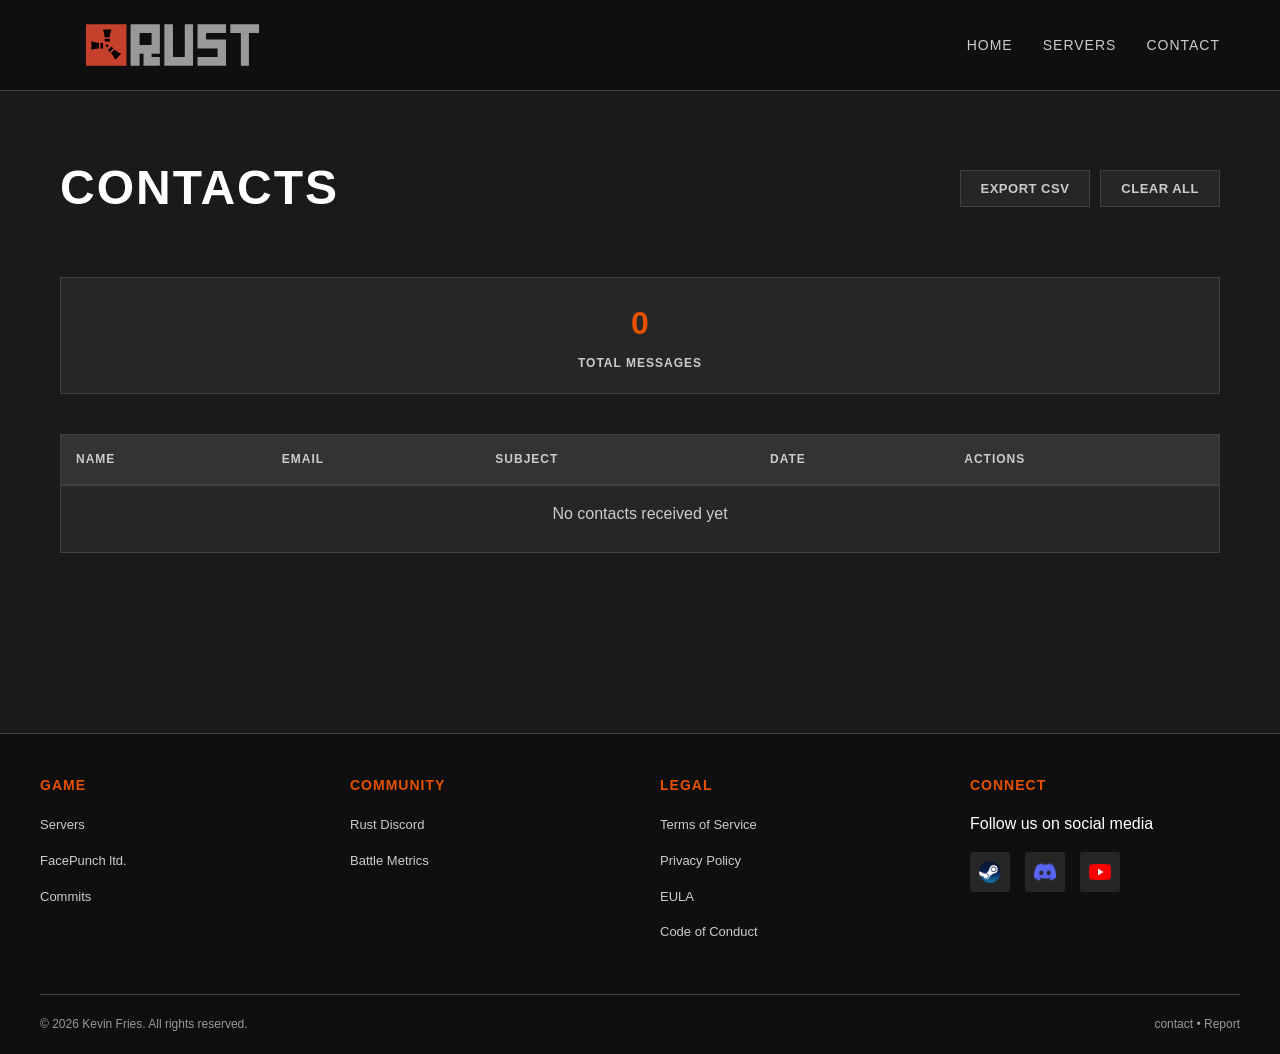
<file: admin.html>
<!DOCTYPE html>
<html lang="en">
<head>
  <meta charset="UTF-8">
  <link rel="icon" type="image/svg+xml" href="RS-SITE/favicon.svg">
  <meta name="viewport" content="width=device-width, initial-scale=1.0">
  <title>Admin - Contacts</title>
  <link rel="stylesheet" href="assets/css/main.css">
  <link rel="stylesheet" href="assets/css/navbar.css">
  <link rel="stylesheet" href="assets/css/admin.css">
  <link rel="stylesheet" href="assets/css/footer.css">
</head>
<body>
  <nav>
    <div class="nav-container">
      <a href="index.html" class="nav-logo">RUST</a>
      <div class="hamburger">
        <div class="hamburger-line"></div>
        <div class="hamburger-line"></div>
        <div class="hamburger-line"></div>
      </div>
      <ul class="nav-links">
        <li><a href="index.html">Home</a></li>
        <li><a href="servers.html">Servers</a></li>
        <li><a href="contact.html">Contact</a></li>
      </ul>
    </div>
  </nav>

  <main>
    <section class="section">
      <div class="container">
        <div class="admin-header">
          <h1>Contacts</h1>
          <div class="admin-actions">
            <button class="btn-export">Export CSV</button>
            <button class="btn-clear">Clear All</button>
          </div>
        </div>

        <div class="admin-stats">
          <div class="admin-stat">
            <div class="admin-stat-value">0</div>
            <div class="admin-stat-label">Total Messages</div>
          </div>
        </div>

        <table class="contacts-table">
          <thead>
            <tr>
              <th>Name</th>
              <th>Email</th>
              <th>Subject</th>
              <th>Date</th>
              <th>Actions</th>
            </tr>
          </thead>
          <tbody>
            <tr>
              <td colspan="5" class="no-contacts"><p>No contacts received yet</p></td>
            </tr>
          </tbody>
        </table>
      </div>
    </section>
  </main>

  <div class="modal">
    <div class="modal-content">
      <div class="modal-header">
        <h2>Contact Details</h2>
        <button class="btn-close">×</button>
      </div>

      <div class="modal-field" data-field="name">
        <label class="modal-label">Name</label>
        <div class="modal-value"></div>
      </div>

      <div class="modal-field" data-field="email">
        <label class="modal-label">Email</label>
        <div class="modal-value"></div>
      </div>

      <div class="modal-field" data-field="subject">
        <label class="modal-label">Subject</label>
        <div class="modal-value"></div>
      </div>

      <div class="modal-field" data-field="message">
        <label class="modal-label">Message</label>
        <div class="modal-value"></div>
      </div>

      <div class="modal-field" data-field="date">
        <label class="modal-label">Received</label>
        <div class="modal-value"></div>
      </div>
    </div>
  </div>

  <footer>
    <div class="footer-container">
      <div class="footer-content">
        <div class="footer-section">
          <h3>Game</h3>
          <ul>
            <li><a href="servers.html">Servers</a></li>
            <li><a href="https://facepunch.com/" target="_blank">FacePunch ltd.</a></li>
            <li><a href="https://commits.facepunch.com/" target="_blank">Commits</a></li>
          </ul>
        </div>
        <div class="footer-section">
          <h3>Community</h3>
          <ul>
            <li><a href="https://discord.gg/rust" target="_blank">Rust Discord</a></li>
            <li><a href="https://www.battlemetrics.com/" target="_blank">Battle Metrics</a></li>
          </ul>
        </div>
        <div class="footer-section">
        <h3>Legal</h3>
        <ul>
            <li><a href="#" class="legal-link" data-type="tos">Terms of Service</a></li>
            <li><a href="#" class="legal-link" data-type="privacy">Privacy Policy</a></li>
            <li><a href="#" class="legal-link" data-type="eula">EULA</a></li>
            <li><a href="#" class="legal-link" data-type="code">Code of Conduct</a></li>
        </ul>
        </div>
        <div class="footer-section">
          <h3>Connect</h3>
          <p>Follow us on social media</p>
            <div class="footer-socials">
            <a href="https://steamcommunity.com/profiles/76561199487961907/" class="footer-social-link" title="Steam" target="_blank" rel="noopener noreferrer">
                <img src="assets/images/steam.png" alt="Steam">
            </a>
            <a href="https://discord.gg/kZVKH8CjVq" class="footer-social-link" title="Discord" target="_blank" rel="noopener noreferrer">
                <img src="assets/images/discord.png" alt="Discord">
            </a>
            <a href="https://www.youtube.com/@Lizardrust" class="footer-social-link" title="YouTube" target="_blank" rel="noopener noreferrer">
                <img src="assets/images/youtube.png" alt="YouTube">
            </a>
            </div>
        </div>
      </div>
      <div class="footer-bottom">
        <span>&copy; 2026 Kevin Fries. All rights reserved.</span>
        <div>
          <a href="/contact.html">contact</a> • <a href="/contact.html">Report</a>
        </div>
      </div>
    </div>
  </footer>

  <script src="assets/js/navbar.js"></script>
  <script src="assets/js/admin.js"></script>
</body>
</html>
</file>
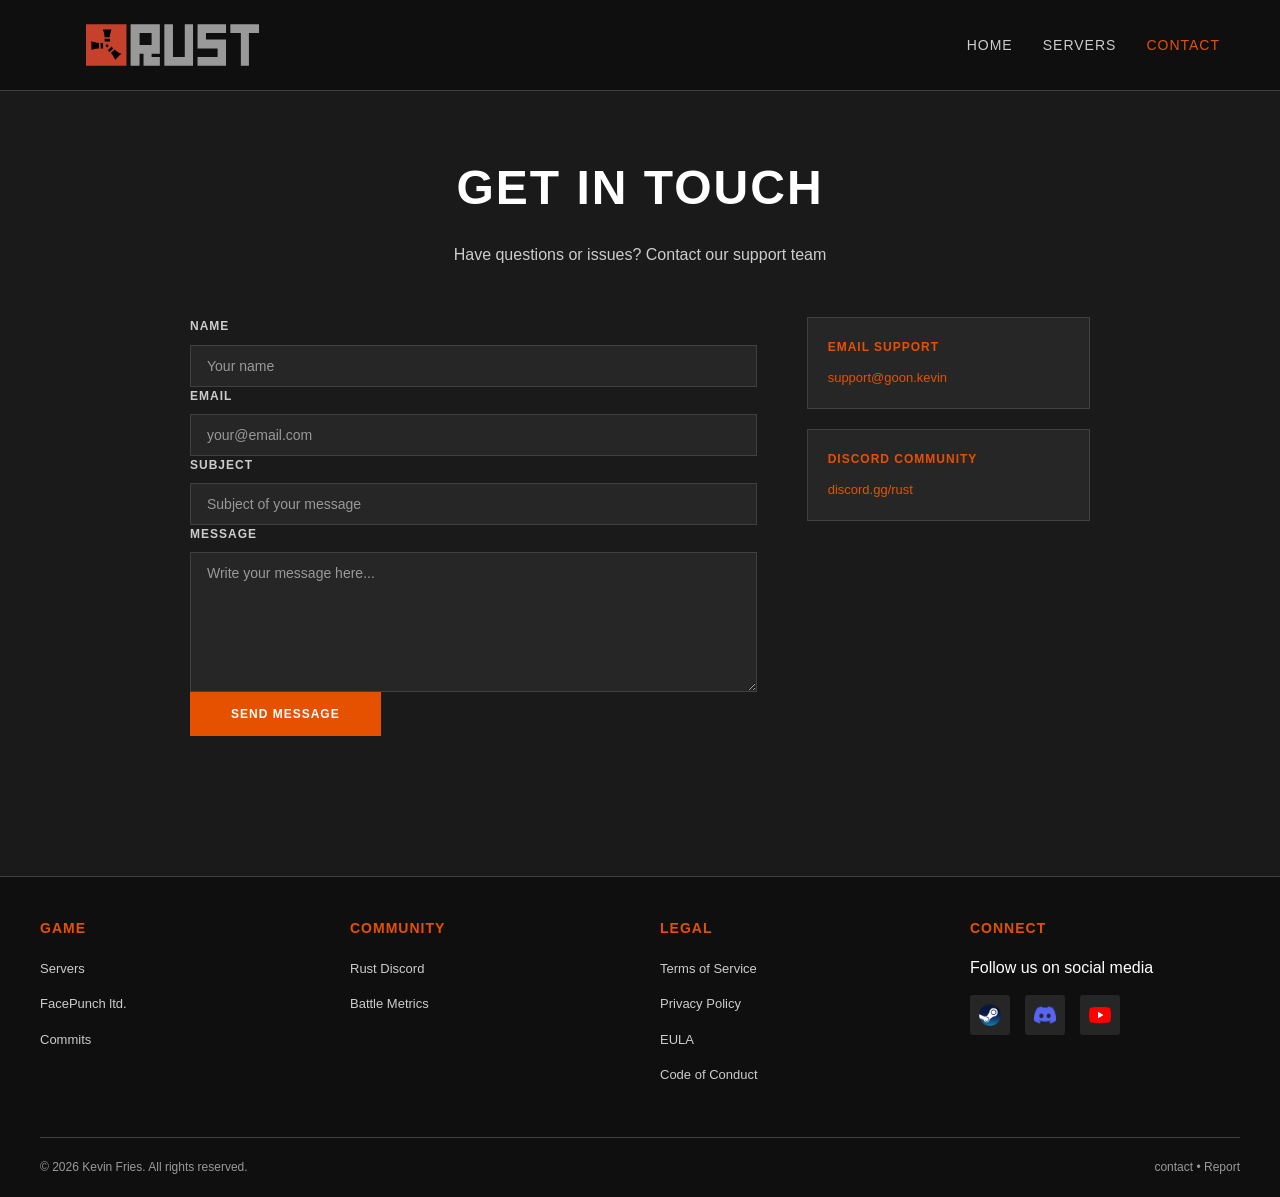
<file: contact.html>
<!DOCTYPE html>
<html lang="en">
<head>
  <meta charset="UTF-8">
  <link rel="icon" type="image/svg+xml" href="RS-SITE/favicon.svg">
  <meta name="viewport" content="width=device-width, initial-scale=1.0">
  <title>Contact - RUST</title>
  <link rel="stylesheet" href="assets/css/main.css">
  <link rel="stylesheet" href="assets/css/navbar.css">
  <link rel="stylesheet" href="assets/css/contact.css">
  <link rel="stylesheet" href="assets/css/footer.css">
</head>
<body>
  <nav>
    <div class="nav-container">
      <a href="index.html" class="nav-logo">RUST</a>
      <div class="hamburger">
        <div class="hamburger-line"></div>
        <div class="hamburger-line"></div>
        <div class="hamburger-line"></div>
      </div>
      <ul class="nav-links">
        <li><a href="index.html">Home</a></li>
        <li><a href="servers.html">Servers</a></li>
        <li><a href="contact.html">Contact</a></li>
      </ul>
    </div>
  </nav>

  <main>
    <section class="section">
      <div class="container">
        <div class="contact-header">
          <h1>Get in Touch</h1>
          <p>Have questions or issues? Contact our support team</p>
        </div>

        <div class="contact-container">
          <div>
            <div class="form-message"></div>
            <form>
              <div class="form-group" data-field="name">
                <label for="name">Name</label>
                <input type="text" id="name" name="name" placeholder="Your name">
                <span class="form-error">Name must be at least 2 characters</span>
              </div>

              <div class="form-group" data-field="email">
                <label for="email">Email</label>
                <input type="email" id="email" name="email" placeholder="your@email.com">
                <span class="form-error">Please enter a valid email address</span>
              </div>

              <div class="form-group" data-field="subject">
                <label for="subject">Subject</label>
                <input type="text" id="subject" name="subject" placeholder="Subject of your message">
                <span class="form-error">Subject must be at least 5 characters</span>
              </div>

              <div class="form-group" data-field="message">
                <label for="message">Message</label>
                <textarea id="message" name="message" placeholder="Write your message here..."></textarea>
                <span class="form-error">Message must be at least 10 characters</span>
              </div>

              <div class="form-submit">
                <button type="submit" class="btn-submit">Send Message</button>
              </div>
            </form>
          </div>

          <div class="contact-info">
            <div class="contact-methods">
              <div class="contact-method">
                <div class="contact-method-title">Email Support</div>
                <p><a href="mailto:support@rust.game">support@goon.kevin</a></p>
              </div>
              <div class="contact-method">
                <div class="contact-method-title">Discord Community</div>
                <p><a href="https://discord.gg/rust">discord.gg/rust</a></p>
              </div>
            </div>
          </div>
        </div>
      </div>
    </section>
  </main>

  <footer>
    <div class="footer-container">
      <div class="footer-content">
        <div class="footer-section">
          <h3>Game</h3>
          <ul>
            <li><a href="servers.html">Servers</a></li>
            <li><a href="https://facepunch.com/" target="_blank">FacePunch ltd.</a></li>
            <li><a href="https://commits.facepunch.com/" target="_blank">Commits</a></li>
          </ul>
        </div>
        <div class="footer-section">
          <h3>Community</h3>
          <ul>
            <li><a href="https://discord.gg/rust" target="_blank">Rust Discord</a></li>
            <li><a href="https://www.battlemetrics.com/" target="_blank">Battle Metrics</a></li>
          </ul>
        </div>
        <div class="footer-section">
        <h3>Legal</h3>
        <ul>
            <li><a href="#" class="legal-link" data-type="tos">Terms of Service</a></li>
            <li><a href="#" class="legal-link" data-type="privacy">Privacy Policy</a></li>
            <li><a href="#" class="legal-link" data-type="eula">EULA</a></li>
            <li><a href="#" class="legal-link" data-type="code">Code of Conduct</a></li>
        </ul>
        </div>
        <div class="footer-section">
          <h3>Connect</h3>
          <p>Follow us on social media</p>
            <div class="footer-socials">
            <a href="https://steamcommunity.com/profiles/76561199487961907/" class="footer-social-link" title="Steam" target="_blank" rel="noopener noreferrer">
                <img src="assets/images/steam.png" alt="Steam">
            </a>
            <a href="https://discord.gg/kZVKH8CjVq" class="footer-social-link" title="Discord" target="_blank" rel="noopener noreferrer">
                <img src="assets/images/discord.png" alt="Discord">
            </a>
            <a href="https://www.youtube.com/@Lizardrust" class="footer-social-link" title="YouTube" target="_blank" rel="noopener noreferrer">
                <img src="assets/images/youtube.png" alt="YouTube">
            </a>
            </div>
        </div>
      </div>
      <div class="footer-bottom">
        <span>&copy; 2026 Kevin Fries. All rights reserved.</span>
        <div>
          <a href="/contact.html">contact</a> • <a href="/contact.html">Report</a>
        </div>
      </div>
    </div>
  </footer>

  <script src="assets/js/navbar.js"></script>
  <script src="assets/js/contact.js"></script>
</body>
</html>
</file>
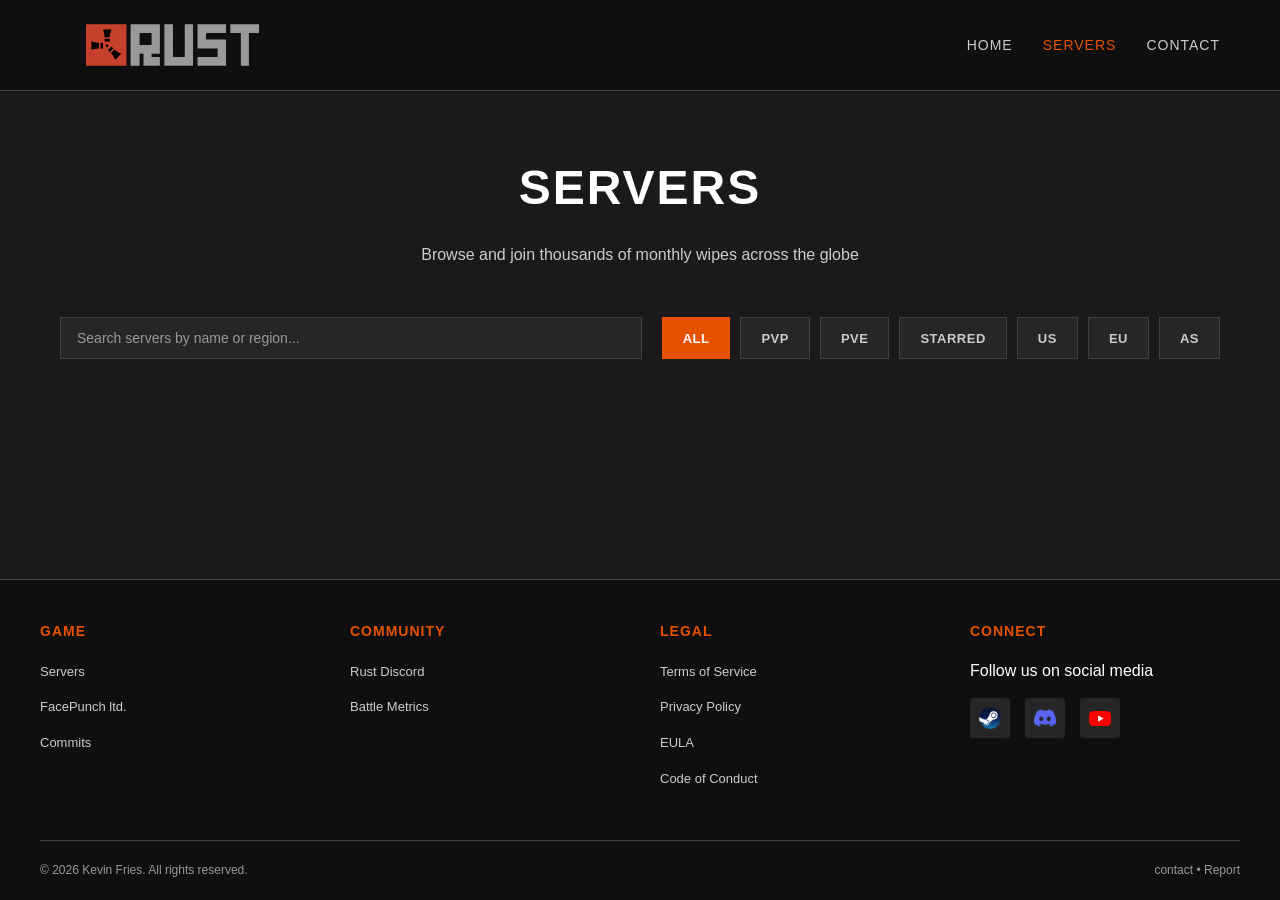
<file: servers.html>
<!DOCTYPE html>
<html lang="en">
<head>
  <meta charset="UTF-8">
  <link rel="icon" type="image/svg+xml" href="RS-SITE/favicon.svg">
  <meta name="viewport" content="width=device-width, initial-scale=1.0">
  <title>Servers - RUST</title>
  <link rel="stylesheet" href="assets/css/main.css">
  <link rel="stylesheet" href="assets/css/navbar.css">
  <link rel="stylesheet" href="assets/css/servers.css">
  <link rel="stylesheet" href="assets/css/footer.css">
</head>
<body>
  <nav>
    <div class="nav-container">
      <a href="index.html" class="nav-logo">RUST</a>
      <div class="hamburger">
        <div class="hamburger-line"></div>
        <div class="hamburger-line"></div>
        <div class="hamburger-line"></div>
      </div>
      <ul class="nav-links">
        <li><a href="index.html">Home</a></li>
        <li><a href="servers.html">Servers</a></li>
        <li><a href="contact.html">Contact</a></li>
      </ul>
    </div>
  </nav>

  <main>
    <section class="section">
      <div class="container">
        <div class="servers-header">
          <h1>Servers</h1>
          <p>Browse and join thousands of monthly wipes across the globe</p>
        </div>

        <div class="servers-controls">
          <div class="search-box">
            <input type="text" placeholder="Search servers by name or region...">
          </div>
            <div class="filter-buttons">
            <button class="filter-btn active" data-filter="all">All</button>
            <button class="filter-btn" data-filter="pvp">PvP</button>
            <button class="filter-btn" data-filter="pve">PvE</button>
            <button class="filter-btn" data-filter="starred">Starred</button>
            <button class="filter-btn" data-filter="US">US</button>
            <button class="filter-btn" data-filter="EU">EU</button>
            <button class="filter-btn" data-filter="AS">AS</button>
            </div>
        </div>

        <div class="servers-list"></div>
      </div>
    </section>
  </main>

  <footer>
    <div class="footer-container">
      <div class="footer-content">
        <div class="footer-section">
          <h3>Game</h3>
          <ul>
            <li><a href="servers.html">Servers</a></li>
            <li><a href="https://facepunch.com/" target="_blank">FacePunch ltd.</a></li>
            <li><a href="https://commits.facepunch.com/" target="_blank">Commits</a></li>
          </ul>
        </div>
        <div class="footer-section">
          <h3>Community</h3>
          <ul>
            <li><a href="https://discord.gg/rust" target="_blank">Rust Discord</a></li>
            <li><a href="https://www.battlemetrics.com/" target="_blank">Battle Metrics</a></li>
          </ul>
        </div>
        <div class="footer-section">
        <h3>Legal</h3>
        <ul>
            <li><a href="#" class="legal-link" data-type="tos">Terms of Service</a></li>
            <li><a href="#" class="legal-link" data-type="privacy">Privacy Policy</a></li>
            <li><a href="#" class="legal-link" data-type="eula">EULA</a></li>
            <li><a href="#" class="legal-link" data-type="code">Code of Conduct</a></li>
        </ul>
        </div>
        <div class="footer-section">
          <h3>Connect</h3>
          <p>Follow us on social media</p>
            <div class="footer-socials">
            <a href="https://steamcommunity.com/profiles/76561199487961907/" class="footer-social-link" title="Steam" target="_blank" rel="noopener noreferrer">
                <img src="assets/images/steam.png" alt="Steam">
            </a>
            <a href="https://discord.gg/kZVKH8CjVq" class="footer-social-link" title="Discord" target="_blank" rel="noopener noreferrer">
                <img src="assets/images/discord.png" alt="Discord">
            </a>
            <a href="https://www.youtube.com/@Lizardrust" class="footer-social-link" title="YouTube" target="_blank" rel="noopener noreferrer">
                <img src="assets/images/youtube.png" alt="YouTube">
            </a>
            </div>
        </div>
      </div>
      <div class="footer-bottom">
        <span>&copy; 2026 Kevin Fries. All rights reserved.</span>
        <div>
          <a href="/contact.html">contact</a> • <a href="/contact.html">Report</a>
        </div>
      </div>
    </div>
  </footer>

  <script src="assets/js/navbar.js"></script>
  <script src="assets/js/servers.js"></script>
</body>
</html>
</file>
<file: assets/css/main.css>
* {
  margin: 0;
  padding: 0;
  box-sizing: border-box;
}
@font-face {
    font-family: 'Rust';
    src: url('/RS-SITE/assets/font/Rust.ttf') format('truetype');
    font-weight: normal;
    font-style: normal;
}


:root {
  --primary-orange: #e65100;
  --dark-bg: #1a1a1a;
  --darker-bg: #0f0f0f;
  --surface: #262626;
  --surface-light: #333333;
  --text-primary: #ffffff;
  --text-secondary: #cccccc;
  --text-muted: #999999;
  --border-color: #404040;
  --accent: #ff6600;
  --success: #4caf50;
  --error: #f44336;
  --transition: 0.2s ease;
}

html {
  scroll-behavior: smooth;
}

body {
  font-family: 'Segoe UI', Tahoma, Geneva, Verdana, sans-serif;
  background-color: var(--dark-bg);
  color: var(--text-primary);
  line-height: 1.6;
  font-size: 16px;
}

a {
  color: var(--primary-orange);
  text-decoration: none;
  transition: color var(--transition);
}

a:hover {
  color: var(--accent);
}

button {
  font-family: inherit;
  cursor: pointer;
  border: none;
  transition: background-color var(--transition), transform var(--transition);
}

button:active {
  transform: scale(0.98);
}

input,
textarea,
select {
  font-family: inherit;
  font-size: 16px;
}

.container {
  width: 100%;
  max-width: 1200px;
  margin: 0 auto;
  padding: 0 20px;
}

.section {
  padding: 60px 20px;
}
.rust {
    font-family: 'Rust', sans-serif;
    font-size: 90px;
    color: #b0b0b0;
    text-transform: uppercase;
    letter-spacing: 8px;
    font-weight: 900;
}
@media (max-width: 768px) {
  .section {
    padding: 40px 20px;
  }
}
</file>
<file: assets/css/navbar.css>
nav {
  background-color: var(--darker-bg);
  border-bottom: 1px solid var(--border-color);
  position: fixed;
  width: 100%;
  top: 0;
  z-index: 1000;
}

.nav-container {
  display: flex;
  justify-content: space-between;
  align-items: center;
  padding: 0 20px;
  max-width: 1200px;
  margin: 0 auto;
  height: 90px;
  width: 100%;
}

.nav-logo {
  font-size: 24px;
  font-weight: 700;
  color: var(--primary-orange);
  letter-spacing: 2px;
  text-transform: uppercase;
  display: flex;
  align-items: center;
  height: 60px;
  gap: 8px;
}

.nav-logo:hover {
  color: var(--accent);
}

.logo-image {
  height: 150px;
  width: auto;
  transition: filter var(--transition);
  object-fit: contain;
}

.nav-logo:hover .logo-image {
  filter: brightness(1.1);
}

.nav-links {
  display: flex;
  list-style: none;
  gap: 30px;
}

.nav-links a {
  color: var(--text-secondary);
  font-size: 14px;
  font-weight: 500;
  text-transform: uppercase;
  letter-spacing: 1px;
  transition: color var(--transition);
}

.nav-links a:hover,
.nav-links a.active {
  color: var(--primary-orange);
}

.hamburger {
  display: none;
  flex-direction: column;
  cursor: pointer;
  gap: 6px;
}

.hamburger-line {
  width: 24px;
  height: 2px;
  background-color: var(--text-primary);
  transition: all var(--transition);
}

.hamburger.active .hamburger-line:nth-child(1) {
  transform: rotate(45deg) translate(11px, 11px);
}

.hamburger.active .hamburger-line:nth-child(2) {
  opacity: 0;
}

.hamburger.active .hamburger-line:nth-child(3) {
  transform: rotate(-45deg) translate(7px, -8px);
}

@media (max-width: 768px) {
  .nav-links {
    position: absolute;
    left: -100%;
    top: 90px;
    flex-direction: column;
    background-color: var(--darker-bg);
    width: 100%;
    text-align: center;
    transition: left 0.3s;
    padding: 20px 0;
    gap: 0;
    border-bottom: 1px solid var(--border-color);
  }

  .nav-links.active {
    left: 0;
  }

  .nav-links li {
    padding: 15px 0;
    border-bottom: 1px solid var(--border-color);
  }

  .hamburger {
    display: flex;
  }
}

body {
  margin-top: 90px;
}
</file>
<file: assets/css/admin.css>
.admin-header {
  text-align: center;
  margin-bottom: 50px;
  display: flex;
  justify-content: space-between;
  align-items: center;
  flex-wrap: wrap;
  gap: 20px;
}

.admin-header h1 {
  font-size: 48px;
  font-weight: 700;
  text-transform: uppercase;
  letter-spacing: 2px;
  color: var(--text-primary);
  margin: 0;
}

.admin-actions {
  display: flex;
  gap: 10px;
}

.btn-export,
.btn-clear {
  padding: 10px 20px;
  background-color: var(--surface);
  color: var(--text-secondary);
  border: 1px solid var(--border-color);
  font-size: 13px;
  font-weight: 600;
  text-transform: uppercase;
  letter-spacing: 0.5px;
  cursor: pointer;
  transition: all var(--transition);
}

.btn-export:hover {
  background-color: var(--primary-orange);
  color: var(--text-primary);
  border-color: var(--primary-orange);
}

.btn-clear:hover {
  background-color: var(--error);
  color: var(--text-primary);
  border-color: var(--error);
}

.admin-stats {
  display: grid;
  grid-template-columns: repeat(auto-fit, minmax(200px, 1fr));
  gap: 20px;
  margin-bottom: 40px;
}

.admin-stat {
  background-color: var(--surface);
  border: 1px solid var(--border-color);
  padding: 20px;
  text-align: center;
}

.admin-stat-value {
  font-size: 32px;
  font-weight: 700;
  color: var(--primary-orange);
  margin-bottom: 5px;
}

.admin-stat-label {
  font-size: 12px;
  color: var(--text-secondary);
  text-transform: uppercase;
  letter-spacing: 1px;
  font-weight: 600;
}

.contacts-table {
  width: 100%;
  background-color: var(--surface);
  border: 1px solid var(--border-color);
  border-collapse: collapse;
  margin-bottom: 40px;
}

.contacts-table thead {
  background-color: var(--surface-light);
  border-bottom: 2px solid var(--border-color);
}

.contacts-table th {
  padding: 15px;
  text-align: left;
  font-size: 12px;
  font-weight: 700;
  text-transform: uppercase;
  letter-spacing: 1px;
  color: var(--text-secondary);
}

.contacts-table td {
  padding: 15px;
  border-bottom: 1px solid var(--border-color);
  font-size: 13px;
  color: var(--text-secondary);
}

.contacts-table tbody tr {
  transition: background-color var(--transition);
}

.contacts-table tbody tr:hover {
  background-color: var(--surface-light);
}

.contact-name {
  font-weight: 600;
  color: var(--text-primary);
}

.contact-email {
  color: var(--primary-orange);
}

.contact-subject {
  max-width: 200px;
  text-overflow: ellipsis;
  overflow: hidden;
  white-space: nowrap;
  color: var(--text-primary);
}

.contact-date {
  color: var(--text-muted);
  font-size: 12px;
}

.contact-actions {
  display: flex;
  gap: 8px;
}

.btn-view,
.btn-delete {
  padding: 6px 12px;
  font-size: 11px;
  font-weight: 700;
  text-transform: uppercase;
  letter-spacing: 0.5px;
  border: 1px solid;
  cursor: pointer;
  transition: all var(--transition);
}

.btn-view {
  background-color: var(--primary-orange);
  color: var(--text-primary);
  border-color: var(--primary-orange);
}

.btn-view:hover {
  background-color: var(--accent);
  border-color: var(--accent);
}

.btn-delete {
  background-color: transparent;
  color: var(--error);
  border-color: var(--error);
}

.btn-delete:hover {
  background-color: var(--error);
  color: var(--text-primary);
}

.modal {
  display: none;
  position: fixed;
  top: 0;
  left: 0;
  width: 100%;
  height: 100%;
  background-color: rgba(0, 0, 0, 0.8);
  z-index: 2000;
  align-items: center;
  justify-content: center;
}

.modal.active {
  display: flex;
}

.modal-content {
  background-color: var(--surface);
  border: 1px solid var(--border-color);
  padding: 40px;
  max-width: 600px;
  max-height: 80vh;
  overflow-y: auto;
  width: 90%;
}

.modal-header {
  display: flex;
  justify-content: space-between;
  align-items: center;
  margin-bottom: 30px;
  border-bottom: 1px solid var(--border-color);
  padding-bottom: 15px;
}

.modal-header h2 {
  font-size: 20px;
  font-weight: 700;
  text-transform: uppercase;
  letter-spacing: 1px;
  color: var(--text-primary);
  margin: 0;
}

.btn-close {
  background: none;
  border: none;
  color: var(--text-secondary);
  font-size: 24px;
  cursor: pointer;
  padding: 0;
  transition: color var(--transition);
}

.btn-close:hover {
  color: var(--text-primary);
}

.modal-field {
  margin-bottom: 20px;
}

.modal-label {
  font-size: 12px;
  font-weight: 700;
  text-transform: uppercase;
  letter-spacing: 1px;
  color: var(--text-secondary);
  display: block;
  margin-bottom: 8px;
}

.modal-value {
  font-size: 14px;
  color: var(--text-primary);
  word-break: break-word;
}

.no-contacts {
  background-color: var(--surface);
  border: 1px dashed var(--border-color);
  padding: 60px 20px;
  text-align: center;
  color: var(--text-secondary);
}

.no-contacts p {
  font-size: 16px;
  margin-bottom: 10px;
}

@media (max-width: 1024px) {
  .contacts-table {
    font-size: 12px;
  }

  .contacts-table th,
  .contacts-table td {
    padding: 10px;
  }

  .contact-subject {
    max-width: 150px;
  }
}

@media (max-width: 768px) {
  .admin-header {
    flex-direction: column;
    align-items: flex-start;
  }

  .admin-header h1 {
    font-size: 36px;
    width: 100%;
  }

  .admin-actions {
    width: 100%;
    justify-content: flex-start;
  }

  .contacts-table {
    display: block;
    overflow-x: auto;
  }

  .modal-content {
    width: 95%;
    padding: 25px;
  }
}
</file>
<file: assets/css/footer.css>
footer {
  background-color: var(--darker-bg);
  border-top: 1px solid var(--border-color);
  padding: 40px 20px 20px;
  margin-top: 80px;
}

.footer-container {
  max-width: 1200px;
  margin: 0 auto;
}

.footer-content {
  display: grid;
  grid-template-columns: repeat(auto-fit, minmax(200px, 1fr));
  gap: 40px;
  margin-bottom: 40px;
}

.footer-section h3 {
  color: var(--primary-orange);
  font-size: 14px;
  font-weight: 700;
  text-transform: uppercase;
  letter-spacing: 1px;
  margin-bottom: 15px;
}

.footer-section ul {
  list-style: none;
}

.footer-section ul li {
  margin-bottom: 10px;
}

.footer-section a {
  color: var(--text-secondary);
  font-size: 13px;
  transition: color var(--transition);
}

.footer-section a:hover {
  color: var(--primary-orange);
}

.footer-socials {
  display: flex;
  gap: 15px;
  margin-top: 15px;
}

.footer-social-link {
  display: inline-flex;
  align-items: center;
  justify-content: center;
  width: 40px;
  height: 40px;
  background-color: var(--surface);
  color: var(--text-secondary);
  border-radius: 3px;
  transition: all var(--transition);
}
.footer-social-link img {
  width: 22px;
  height: 22px;
  object-fit: contain;
}
.footer-social-link:hover {
  background-color: var(--primary-orange);
  color: var(--text-secondary);
}

.footer-bottom {
  border-top: 1px solid var(--border-color);
  padding-top: 20px;
  display: flex;
  justify-content: space-between;
  align-items: center;
  flex-wrap: wrap;
  gap: 20px;
  font-size: 12px;
  color: var(--text-muted);
}

.footer-bottom a {
  color: var(--text-muted);
  font-size: 12px;
}

.footer-bottom a:hover {
  color: var(--primary-orange);
}

@media (max-width: 768px) {
  footer {
    padding: 30px 20px 15px;
    margin-top: 60px;
  }

  .footer-content {
    grid-template-columns: 1fr;
    gap: 30px;
  }

  .footer-bottom {
    flex-direction: column;
    text-align: center;
  }
}
</file>
<file: assets/css/contact.css>
.contact-header {
  text-align: center;
  margin-bottom: 50px;
}

.contact-header h1 {
  font-size: 48px;
  font-weight: 700;
  text-transform: uppercase;
  letter-spacing: 2px;
  margin-bottom: 15px;
  color: var(--text-primary);
}

.contact-header p {
  font-size: 16px;
  color: var(--text-secondary);
}

.contact-container {
  display: grid;
  grid-template-columns: 2fr 1fr;
  gap: 50px;
  max-width: 900px;
  margin: 0 auto;
}

.contact-form-wrapper {
  display: flex;
  flex-direction: column;
  gap: 20px;
}

.form-group {
  display: flex;
  flex-direction: column;
  gap: 8px;
}

.form-group label {
  font-size: 12px;
  font-weight: 700;
  text-transform: uppercase;
  letter-spacing: 1px;
  color: var(--text-secondary);
}

.form-group input,
.form-group textarea,
.form-group select {
  padding: 12px 16px;
  background-color: var(--surface);
  border: 1px solid var(--border-color);
  color: var(--text-primary);
  font-size: 14px;
  transition: border-color var(--transition);
}

.form-group input::placeholder,
.form-group textarea::placeholder {
  color: var(--text-muted);
}

.form-group input:focus,
.form-group textarea:focus,
.form-group select:focus {
  outline: none;
  border-color: var(--primary-orange);
}

.form-group textarea {
  resize: vertical;
  min-height: 140px;
}

.form-error {
  font-size: 12px;
  color: var(--error);
  display: none;
}

.form-group.error input,
.form-group.error textarea,
.form-group.error select {
  border-color: var(--error);
}

.form-group.error .form-error {
  display: block;
}

.form-submit {
  align-self: flex-start;
}

.btn-submit {
  background-color: var(--primary-orange);
  color: var(--text-primary);
  border: 1px solid var(--primary-orange);
  padding: 14px 40px;
  font-size: 12px;
  font-weight: 700;
  text-transform: uppercase;
  letter-spacing: 1px;
  cursor: pointer;
  transition: all var(--transition);
}

.btn-submit:hover {
  background-color: var(--accent);
  border-color: var(--accent);
}

.btn-submit:disabled {
  background-color: var(--text-muted);
  border-color: var(--text-muted);
  cursor: not-allowed;
}

.form-message {
  padding: 15px;
  border-left: 4px solid;
  display: none;
  font-size: 14px;
}

.form-message.success {
  background-color: rgba(76, 175, 80, 0.1);
  border-color: var(--success);
  color: var(--success);
  display: block;
}

.form-message.error {
  background-color: rgba(244, 67, 54, 0.1);
  border-color: var(--error);
  color: var(--error);
  display: block;
}

.contact-info {
  display: flex;
  flex-direction: column;
  gap: 30px;
}

.contact-methods {
  display: flex;
  flex-direction: column;
  gap: 20px;
}

.contact-method {
  background-color: var(--surface);
  border: 1px solid var(--border-color);
  padding: 20px;
}

.contact-method-title {
  font-size: 12px;
  font-weight: 700;
  text-transform: uppercase;
  letter-spacing: 1px;
  color: var(--primary-orange);
  margin-bottom: 10px;
}

.contact-method p {
  font-size: 13px;
  color: var(--text-secondary);
  word-break: break-all;
}

.contact-method a {
  color: var(--primary-orange);
}

.contact-method a:hover {
  color: var(--accent);
}

@media (max-width: 768px) {
  .contact-header h1 {
    font-size: 36px;
  }

  .contact-container {
    grid-template-columns: 1fr;
    gap: 30px;
  }

  .btn-submit {
    width: 100%;
  }
}
</file>
<file: assets/css/servers.css>
.servers-header {
  text-align: center;
  margin-bottom: 50px;
}

.servers-header h1 {
  font-size: 48px;
  font-weight: 700;
  text-transform: uppercase;
  letter-spacing: 2px;
  margin-bottom: 15px;
  color: var(--text-primary);
}

.servers-header p {
  font-size: 16px;
  color: var(--text-secondary);
}

.servers-controls {
  display: flex;
  gap: 20px;
  margin-bottom: 40px;
  flex-wrap: wrap;
}

.search-box {
  flex: 1;
  min-width: 250px;
}

.search-box input {
  width: 100%;
  padding: 12px 16px;
  background-color: var(--surface);
  border: 1px solid var(--border-color);
  color: var(--text-primary);
  font-size: 14px;
}

.search-box input:focus {
  outline: none;
  border-color: var(--primary-orange);
}

.search-box input::placeholder {
  color: var(--text-muted);
}

.filter-buttons {
  display: flex;
  gap: 10px;
  flex-wrap: wrap;
}

.filter-btn {
  padding: 10px 20px;
  background-color: var(--surface);
  color: var(--text-secondary);
  border: 1px solid var(--border-color);
  font-size: 13px;
  font-weight: 600;
  text-transform: uppercase;
  letter-spacing: 0.5px;
  cursor: pointer;
  transition: all var(--transition);
}

.filter-btn:hover,
.filter-btn.active {
  background-color: var(--primary-orange);
  color: var(--text-primary);
  border-color: var(--primary-orange);
}

.servers-list {
  display: grid;
  grid-template-columns: repeat(auto-fill, minmax(340px, 1fr));
  gap: 25px;
  margin-bottom: 40px;
  align-items: stretch;
}

.server-card {
    
  position: relative;
  display: flex;
  flex-direction: column;
  justify-content: space-between;
  background-color: var(--surface);
  border: 1px solid var(--border-color);
  padding: 20px;
  transition: all var(--transition);
  cursor: pointer;
  height: 100%;
}

.server-card:hover {
  border-color: var(--primary-orange);
  background-color: var(--surface-light);
  transform: translateY(-2px);
}

.modal-map {
  margin-bottom: 20px;
  border: 1px solid var(--border-color);
  overflow: hidden;
}

.modal-map img {
  width: 100%;
  height: 220px;
  object-fit: cover;
  display: block;
}

.no-map {
  padding: 40px;
  text-align: center;
  color: var(--text-secondary);
  background: #111;
}

.server-modal {
  position: fixed;
  inset: 0;
  background: rgba(0,0,0,0.85);
  display: flex;
  align-items: center;
  justify-content: center;
  z-index: 9999;
}

.modal-content {
  background: #1e1e1e;
  width: 90%;
  max-width: 550px;
  padding: 30px;
  border: 1px solid var(--primary-orange);
  animation: fadeIn 0.2s ease;
}

.modal-header {
  display: flex;
  justify-content: space-between;
  align-items: center;
  margin-bottom: 20px;
}

.modal-close {
  font-size: 24px;
  cursor: pointer;
  color: var(--primary-orange);
}

.modal-grid {
  display: grid;
  grid-template-columns: 1fr 1fr;
  gap: 15px;
  margin-bottom: 20px;
}

.modal-grid div {
  display: flex;
  flex-direction: column;
  font-size: 13px;
}

.modal-grid strong {
  color: var(--text-secondary);
  font-size: 11px;
  text-transform: uppercase;
  margin-bottom: 4px;
}

.modal-grid span {
  color: var(--primary-orange);
  font-weight: 600;
}

.modal-description {
  font-size: 13px;
  color: var(--text-secondary);
  border-top: 1px solid var(--border-color);
  padding-top: 15px;
}

.toast {
  position: fixed;
  bottom: 30px;
  right: 30px;
  background: var(--primary-orange);
  color: white;
  padding: 12px 18px;
  font-size: 13px;
  opacity: 0;
  transform: translateY(20px);
  transition: all 0.3s ease;
  z-index: 9999;
}

.toast.show {
  opacity: 1;
  transform: translateY(0);
}

@keyframes fadeIn {
  from { opacity: 0; transform: scale(0.95); }
  to { opacity: 1; transform: scale(1); }
}

.server-header {
  display: flex;
  justify-content: space-between;
  align-items: start;
  margin-bottom: 15px;
  gap: 10px;
}

.server-name {
  font-size: 16px;
  font-weight: 700;
  color: var(--text-primary);
  text-transform: uppercase;
  letter-spacing: 1px;
}
.server-region {
  position: absolute;
  top: 15px;
  right: 15px;
  background: var(--primary-orange);
  color: white;
  font-size: 12px;
  font-weight: 600;
  padding: 6px 10px;
  letter-spacing: 1px;
}

.server-details {
  display: grid;
  gap: 8px;
  margin-bottom: 15px;
}

.server-detail {
  display: flex;
  justify-content: space-between;
  align-items: center;
  font-size: 13px;
  padding-bottom: 8px;
  border-bottom: 1px solid var(--border-color);
  color: var(--text-secondary);
}

.server-detail span:last-child {
  color: var(--primary-orange);
  font-weight: 600;
}

.server-players {
  display: flex;
  align-items: center;
  justify-content: space-between;
  padding: 15px 0 0 0;
  border-top: 1px solid var(--border-color);
  font-size: 13px;
}

.player-bar {
  flex: 1;
  height: 6px;
  background-color: var(--surface);
  margin: 0 10px;
  border: 1px solid var(--border-color);
}

.player-fill {
  height: 100%;
  background-color: var(--primary-orange);
  transition: width 0.3s ease;
}

.server-actions {
  display: flex;
  gap: 10px;
  margin-top: 15px;
}
.legal-modal {
  position: fixed;
  inset: 0;
  background: rgba(0,0,0,0.85);
  display: flex;
  justify-content: center;
  align-items: center;
  z-index: 10000;
}

.legal-content {
  background: #1e1e1e;
  max-width: 600px;
  width: 90%;
  padding: 30px;
  border: 1px solid var(--primary-orange);
  animation: fadeIn 0.2s ease;
  color: var(--text-primary);
}

.legal-header {
  display: flex;
  justify-content: space-between;
  align-items: center;
  margin-bottom: 20px;
}

.legal-close {
  font-size: 24px;
  cursor: pointer;
  color: var(--primary-orange);
}

.legal-body {
  font-size: 14px;
  color: var(--text-secondary);
  line-height: 1.5;
}

.btn-join,
.btn-bookmark {
  flex: 1;
  padding: 10px;
  background-color: transparent;
  color: var(--primary-orange);
  border: 1px solid var(--primary-orange);
  font-size: 12px;
  font-weight: 700;
  text-transform: uppercase;
  letter-spacing: 0.5px;
  cursor: pointer;
  transition: all var(--transition);
}

.btn-bookmark {
  background-color: transparent;
  color: var(--primary-orange);
}

.btn-join:hover {
  background-color: var(--primary-orange);
  color: var(--text-primary);
}

.btn-bookmark:hover {
  background-color: var(--primary-orange);
  color: var(--text-primary);
}

.no-results {
  text-align: center;
  padding: 60px 20px;
  color: var(--text-secondary);
}

.no-results p {
  font-size: 16px;
  margin-bottom: 10px;
}

@media (max-width: 768px) {
  .servers-header h1 {
    font-size: 36px;
  }

  .servers-controls {
    flex-direction: column;
  }

  .servers-list {
    grid-template-columns: 1fr;
  }

  .filter-buttons {
    width: 100%;
  }
}
</file>
